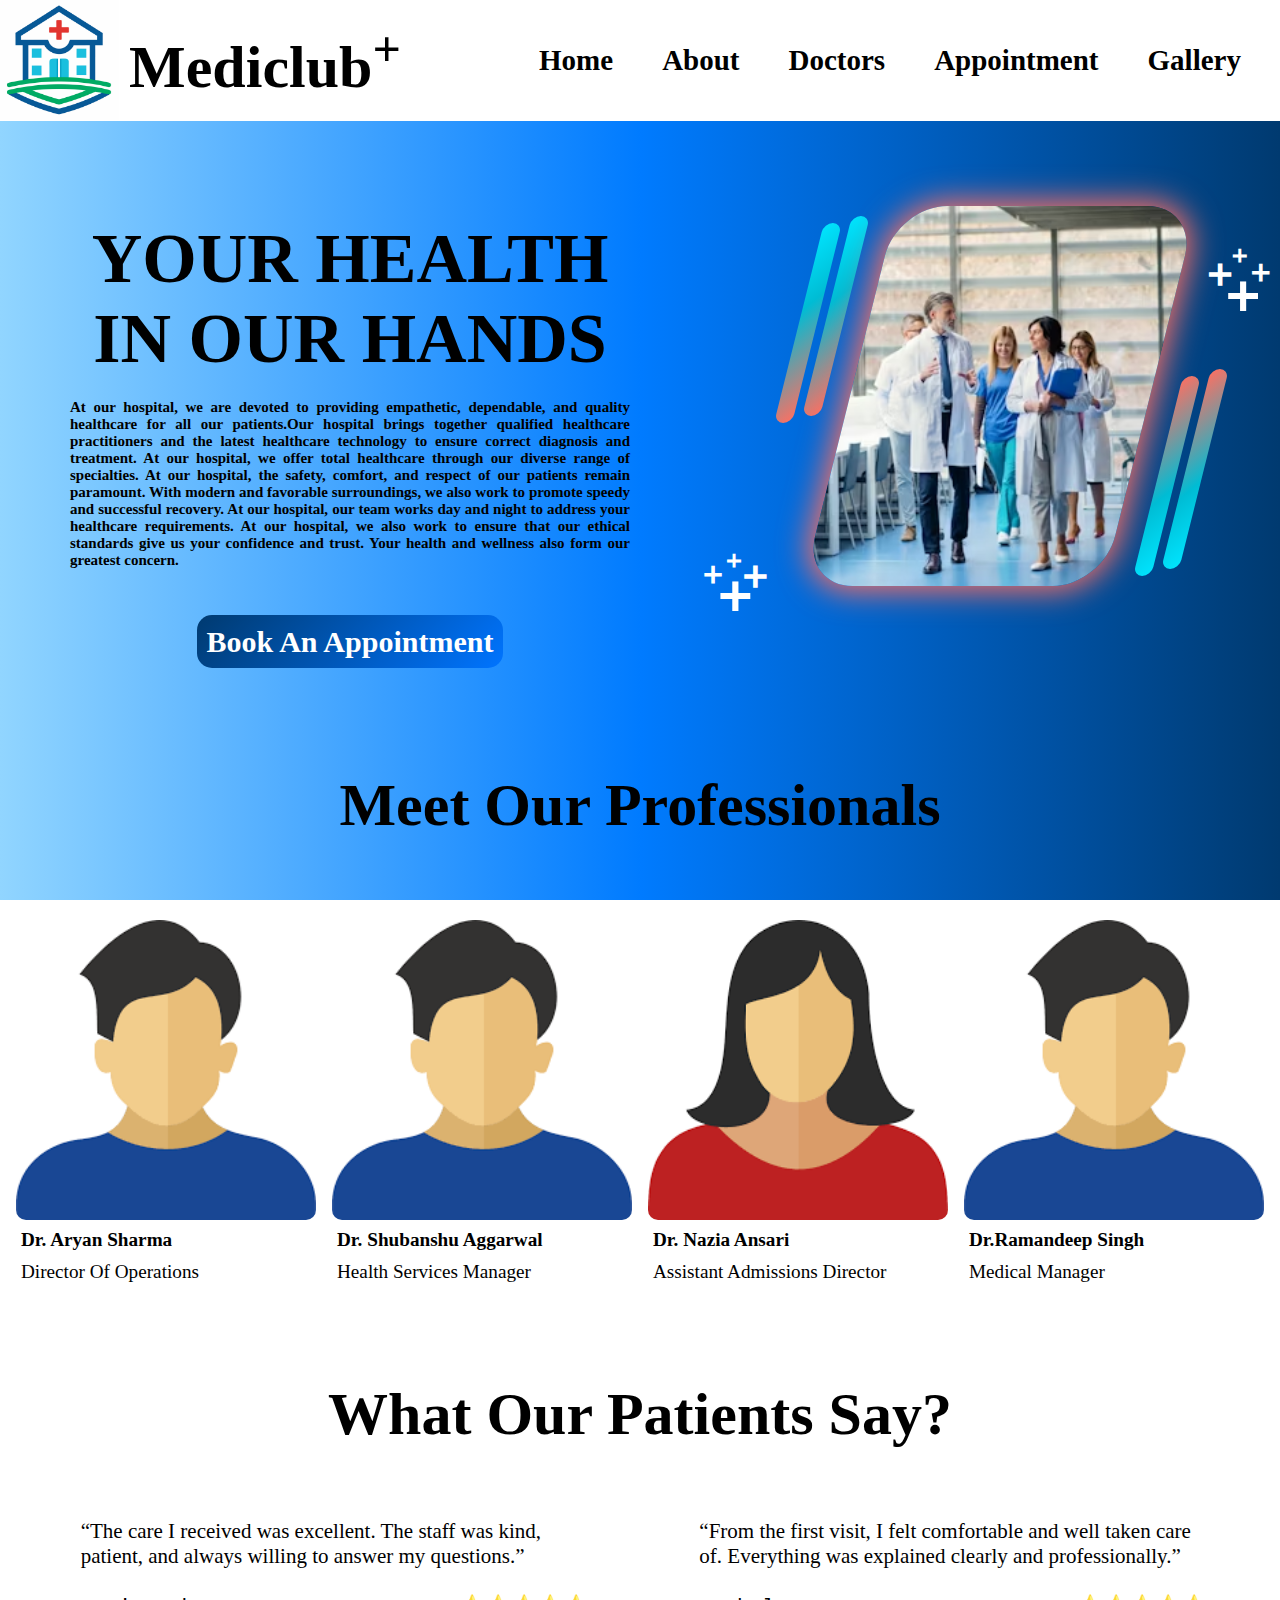
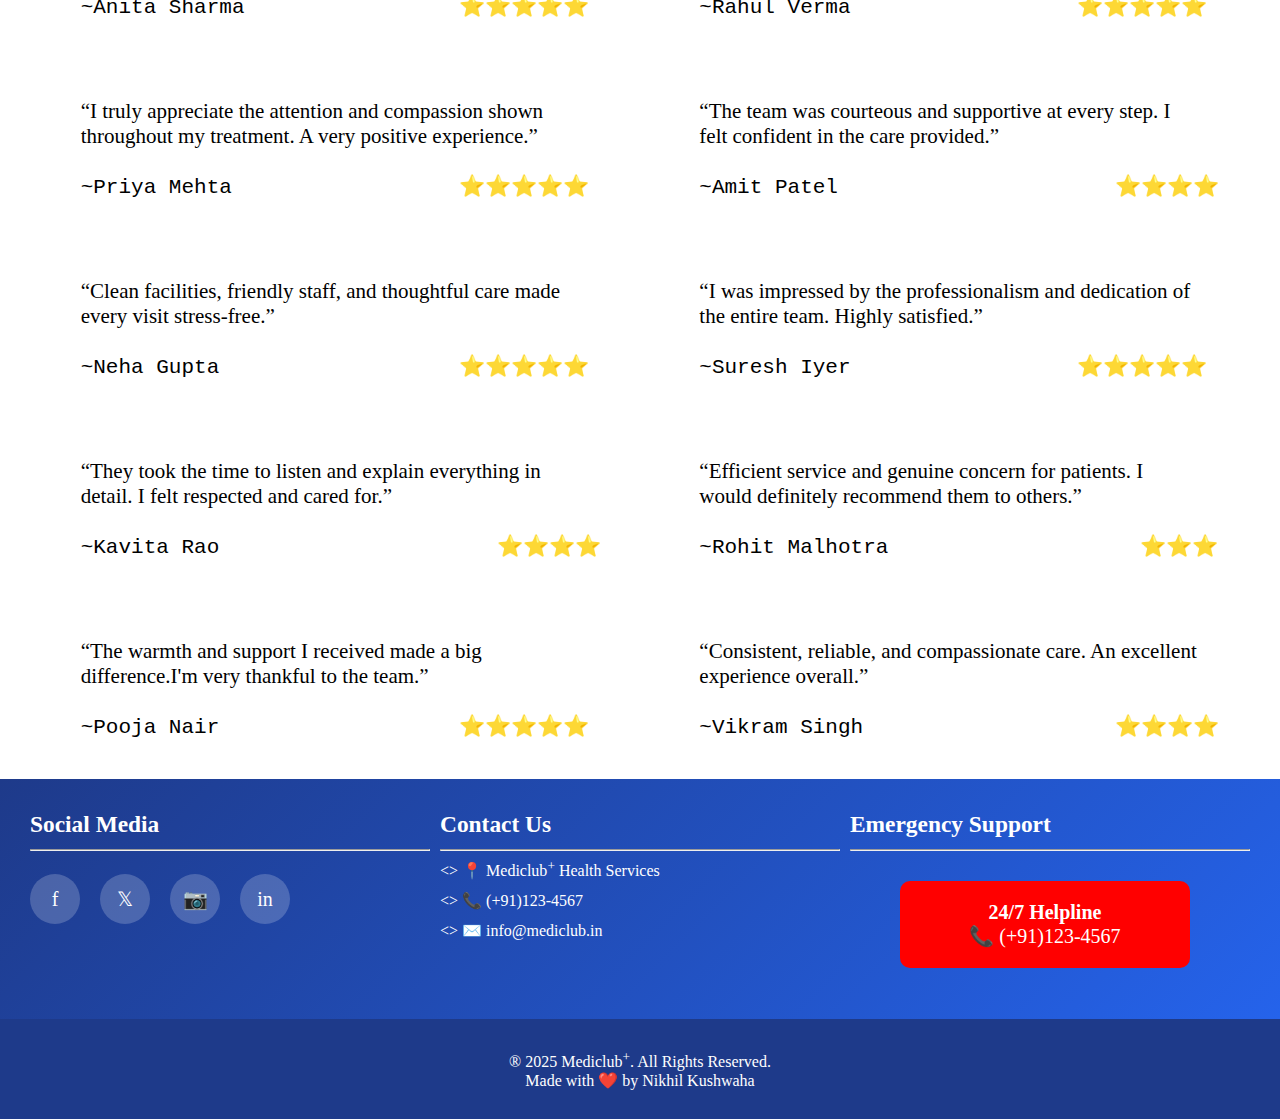
<file: index.html>
<!DOCTYPE html>
<html lang="en">

<head>
    <meta charset="UTF-8">
    <meta name="viewport" content="width=device-width, initial-scale=1.0">
    <title>Mediclub</title>
    <link rel="stylesheet" href="style.css">
    <link rel="shortcut icon" href="medicine.png" type="image/x-icon">
</head>

<body>
    <div id="main">
        <div id="navabar">
            <div id="ln">
                <div><img src="images/medical-hospital-logo-vector-icon-art_10948363.png!sw800" id="image1"></div>
                <div>Mediclub<sup>+</sup></div>
            </div>
            <div id="rn">
                <div><a href="index.html">Home</a></div>
                <div><a href="about.html">About</a></div>
                <div><a href="doctor.html">Doctors</a></div>
                <div><a href="appointment.html">Appointment</a></div>
                <div><a href="gallery.html">Gallery</a></div>
            </div>
        </div>
    </div>

    <div id="home_1">
        <div id="CONTENT">
            YOUR HEALTH IN OUR HANDS
            <div id="mini_description">At our hospital, we are devoted to providing empathetic, dependable, and quality
                healthcare for all our patients.Our hospital brings together qualified healthcare practitioners and the
                latest healthcare technology to ensure correct diagnosis and treatment. At our hospital, we offer total
                healthcare through our diverse range of specialties. At our hospital, the safety, comfort, and respect
                of our patients remain paramount. With modern and favorable surroundings, we also work to promote speedy
                and successful recovery. At our hospital, our team works day and night to address your healthcare
                requirements. At our hospital, we also work to ensure that our ethical standards give us your confidence
                and trust. Your health and wellness also form our greatest concern.</div>
            <a href="appointment.html" id="a2">Book An Appointment</a>
        </div>

        <div id="image_and_lines">
            <div id="symbol1">+</div>
            <div id="symbol2">+</div>
            <div id="symbol3">+</div>
            <div id="symbol4">+</div>
            <div id="line1"></div>
            <div id="line3"></div>
            <div id="image">
                <img src="images/homepage.avif" id="image2">
            </div>
            <div id="line2"></div>
            <div id="line4"></div>
            <div id="symbol5">+</div>
            <div id="symbol6">+</div>
            <div id="symbol7">+</div>
            <div id="symbol8">+</div>

        </div>
    </div>

    <div id="home_2">
        <h1>Meet Our Professionals</h1>
        <div id="CONTENT1">
            <div id="pimage1"><img src="images/images (1).png" id="image3">
                <p style="font-size:larger; padding:5px; font-weight:bold;">Dr. Aryan Sharma</p>
                <p style="font-size:larger; padding:5px; font-weight:400;">Director Of Operations</p>
            </div>
            <div id="pimage2"><img src="images/images (1).png" id="image3">
                <p style="font-size:larger; padding:5px; font-weight:bold;">Dr. Shubanshu Aggarwal</p>
                <p style="font-size:larger; padding:5px; font-weight:400;">Health Services Manager</p>
            </div>
            <div id="pimage3"><img src="images/images.png" id="image3" height="300px">
                <p style="font-size:larger; padding:5px; font-weight:bold;">Dr. Nazia Ansari</p>
                <p style="font-size:larger; padding:5px; font-weight:400;">Assistant Admissions Director</p>
            </div>
            <div id="pimage4"><img src="images/images (1).png" id="image3">
                <p style="font-size:larger; padding:5px; font-weight:bold;">Dr.Ramandeep Singh</p>
                <p style="font-size:larger; padding:5px; font-weight:400;">Medical Manager</p>
            </div>
        </div>
    </div>

    <div id="home_3">
        <h1 style="margin-top:10px">What Our Patients Say?</h1>
        <div id="CONTENT2">
            <div id="testimonial1">“The care I received was excellent. The staff was kind, patient, and always willing
                to answer my questions.”<br><br>
                <pre>~Anita Sharma                 ⭐⭐⭐⭐⭐</pre>
            </div>
            <div id="testimonial2">“From the first visit, I felt comfortable and well taken care of. Everything was
                explained clearly and professionally.”<br><br>
                <pre>~Rahul Verma                  ⭐⭐⭐⭐⭐</pre>
            </div>
            <div id="testimonial3">“I truly appreciate the attention and compassion shown throughout my treatment. A
                very positive experience.”<br><br>
                <pre>~Priya Mehta                  ⭐⭐⭐⭐⭐</pre>
            </div>
            <div id="testimonial4">“The team was courteous and supportive at every step. I felt confident in the care
                provided.”<br><br>
                <pre>~Amit Patel                      ⭐⭐⭐⭐</pre>
            </div>
            <div id="testimonial5">“Clean facilities, friendly staff, and thoughtful care made every visit
                stress-free.”<br><br>
                <pre>~Neha Gupta                   ⭐⭐⭐⭐⭐</pre>
            </div>
            <div id="testimonial6">“I was impressed by the professionalism and dedication of the entire team. Highly
                satisfied.”<br><br>
                <pre>~Suresh Iyer                  ⭐⭐⭐⭐⭐</pre>
            </div>
            <div id="testimonial7">“They took the time to listen and explain everything in detail. I felt respected and
                cared for.”<br><br>
                <pre>~Kavita Rao                      ⭐⭐⭐⭐</pre>
            </div>
            <div id="testimonial8">“Efficient service and genuine concern for patients. I would definitely recommend
                them to others.”<br><br>
                <pre>~Rohit Malhotra                    ⭐⭐⭐</pre>
            </div>
            <div id="testimonial9">“The warmth and support I received made a big difference.I'm very thankful to the
                team.”<br><br>
                <pre>~Pooja Nair                   ⭐⭐⭐⭐⭐</pre>
            </div>
            <div id="testimonial10">“Consistent, reliable, and compassionate care. An excellent experience
                overall.”<br><br>
                <pre>~Vikram Singh                    ⭐⭐⭐⭐</pre>
            </div>
        </div>
    </div>
    <footer>
        <div id="top_footer">
            <div id="social_media">
                <h3 style="line-height:50px;">Social Media</h3>
                <hr><br>
                <div id="social_media1">
                    <a href="#" id="Facebook">f</a>
                    <a href="#" id="Twitter">𝕏</a>
                    <a href="#" id="Instagram">📷</a>
                    <a href="#" id="LinkedIn">in</a>
                </div>
            </div>

            <div id="contact">
                <h3 style="line-height:50px;">Contact Us</h3>
                <hr>
                <div id="contact1">
                    <p>
                        <> 📍 Mediclub<sup>+</sup> Health Services
                    </p>
                    <p>
                        <> 📞 (+91)123-4567
                    </p>
                    <p>
                        <> ✉️ info@mediclub.in
                    </p>
                </div>
            </div>

            <div id="emergency">
                <h3 style="line-height:50px;">Emergency Support</h3>
                <hr>
                <div id="emergency1">
                    <h4>24/7 Helpline</h4>
                    <p>📞 (+91)123-4567</p>
                </div>
            </div>
        </div>

        <div id="bottom_footer">
            <div id="bottom_footer1">
                <p>&reg; 2025 Mediclub<sup>+</sup>. All Rights Reserved.</p>
                <p>Made with ❤️ by Nikhil Kushwaha</p>
            </div>
        </div>
    </footer>

    <script>
        if (localStorage.getItem('formSubmitted') === 'yes') {
            alert("Your appointment form has been submitted successfully!");
            localStorage.removeItem('formSubmitted');
        }
    </script>
</body>

</html>
</file>
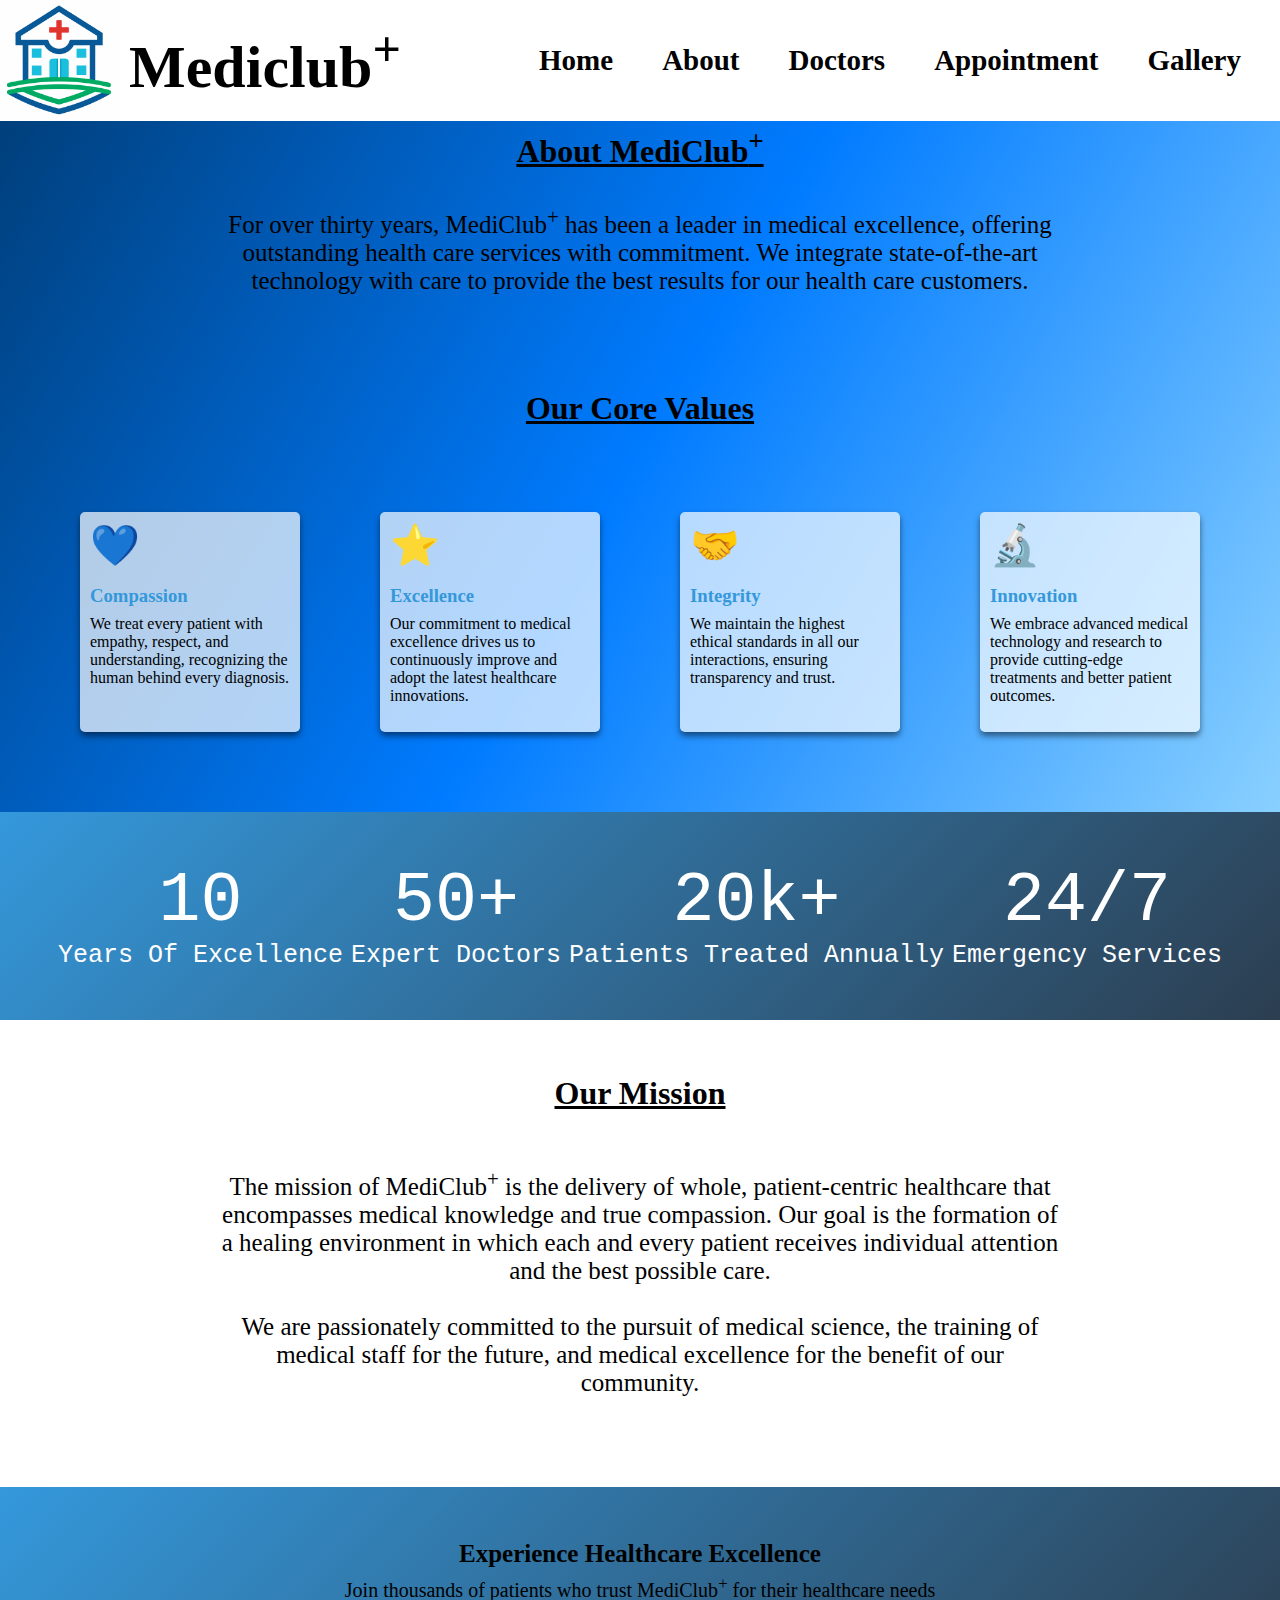
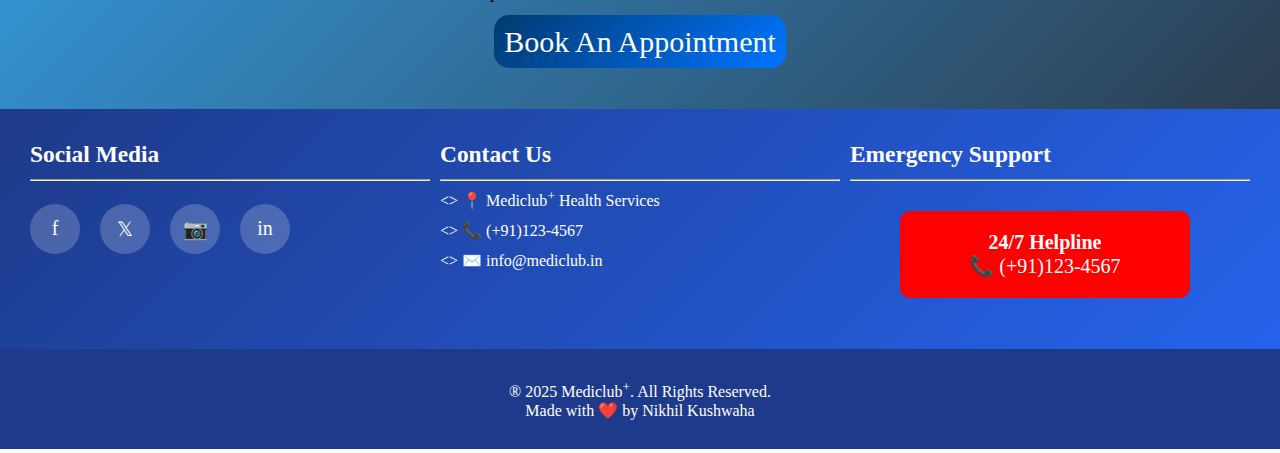
<file: about.html>
<!DOCTYPE html>
<html lang="en">

<head>
    <meta charset="UTF-8">
    <meta name="viewport" content="width=device-width, initial-scale=1.0">
    <title>Document</title>
    <link rel="stylesheet" href="about.css">
    <link rel="shortcut icon" href="medicine.png" type="image/x-icon">
</head>

<body>
    <div id="main">
        <div id="navabar">
            <div id="ln">
                <div><img src="images/medical-hospital-logo-vector-icon-art_10948363.png!sw800" id="image1"></div>
                <div>Mediclub<sup>+</sup></div>
            </div>
            <div id="rn">
                <div><a href="index.html">Home</a></div>
                <div><a href="about.html">About</a></div>
                <div><a href="doctor.html">Doctors</a></div>
                <div><a href="appointment.html">Appointment</a></div>
                <div><a href="gallery.html">Gallery</a></div>
            </div>
        </div>
    </div>

    <div id="content">
        <div id="section-1">
            <h1 id="sectionH1">About MediClub<sup>+</sup></h1>
            <p id="h1">
                For over thirty years, MediClub<sup>+</sup> has been a leader in medical excellence, offering
                outstanding health care services with commitment. We integrate state-of-the-art technology with care to
                provide the best results for our health care customers.
            </p>
        </div>

        <div id="section-2">
            <h1 id="sectionH2">Our Core Values</h1>
            <div id="value">
                <div id="Value1">
                    <div id="Value1_icon">💙</div>
                    <h3 id="ValueH3">Compassion</h3>
                    <p id="h3">
                        We treat every patient with empathy, respect, and understanding, recognizing the human
                        behind every diagnosis.
                    </p>
                </div>
                <div id="Value2">
                    <div id="Value2_icon">⭐</div>
                    <h3 id="ValueH3">Excellence</h3>
                    <p id="h3">
                        Our commitment to medical excellence drives us to continuously improve and adopt the latest
                        healthcare innovations.
                    </p>
                </div>
                <div id="Value3">
                    <div id="Value3_icon">🤝</div>
                    <h3 id="ValueH3">Integrity</h3>
                    <p id="h3">
                        We maintain the highest ethical standards in all our interactions, ensuring transparency and
                        trust.
                    </p>
                </div>
                <div id="Value4">
                    <div id="Value4_icon">🔬</div>
                    <h3 id="ValueH3">Innovation</h3>
                    <p id="h3">
                        We embrace advanced medical technology and research to provide cutting-edge treatments and
                        better patient outcomes.
                    </p>
                </div>
            </div>
        </div>

        <div id="section-3">
            <div id="c1">
                <pre id="pre1">10</pre>
                <pre>Years Of Excellence</pre>
            </div>
            <div id="c2">
                <pre id="pre2">50+</pre>
                <pre>Expert Doctors</pre>
            </div>
            <div id="c3">
                <pre id="pre3">20k+</pre>
                <pre>Patients Treated Annually</pre>
            </div>
            <div id="c4">
                <pre id="pre4">24/7</pre>
                <pre>Emergency Services</pre>
            </div>
        </div>

        <div id="section-4">
            <h1 id="sectionH4">Our Mission</h1>
            <p id="h4">
                The mission of MediClub<sup>+</sup> is the delivery of whole, patient-centric healthcare that encompasses medical knowledge and true compassion. Our goal is the formation of a healing environment in which each and every patient receives individual attention and the best possible care.<br><br>
                We are passionately committed to the pursuit of medical science, the
                training of medical staff for the future, and medical excellence for the benefit of our community.
            </p>
        </div>

        <div id="section-5">
            <h2>Experience Healthcare Excellence</h2>
            <p id="sectionH5">Join thousands of patients who trust MediClub<sup>+</sup> for their healthcare needs</p>
            <a href="appointment.html" id="a1">Book An Appointment</a>
        </div>

    </div>

    <footer>
        <div id="top_footer">
            <div id="social_media">
                <h3 style="line-height:50px;">Social Media</h3>
                <hr><br>
                <div id="social_media1">
                    <a href="#" id="Facebook">f</a>
                    <a href="#" id="Twitter">𝕏</a>
                    <a href="#" id="Instagram">📷</a>
                    <a href="#" id="LinkedIn">in</a>
                </div>
            </div>

            <div id="contact">
                <h3 style="line-height:50px;">Contact Us</h3>
                <hr>
                <div id="contact1">
                    <p>
                        <> 📍 Mediclub<sup>+</sup> Health Services
                    </p>
                    <p>
                        <> 📞 (+91)123-4567
                    </p>
                    <p>
                        <> ✉️ info@mediclub.in
                    </p>
                </div>
            </div>

            <div id="emergency">
                <h3 style="line-height:50px;">Emergency Support</h3>
                <hr>
                <div id="emergency1">
                    <h4>24/7 Helpline</h4>
                    <p>📞 (+91)123-4567</p>
                </div>
            </div>
        </div>


        <div id="bottom_footer">
            <div id="bottom_footer1">
                <p>&reg; 2025 Mediclub<sup>+</sup>. All Rights Reserved.</p>
                <p>Made with ❤️ by Nikhil Kushwaha</p>
            </div>
        </div>
    </footer>
</body>

</html>
</file>
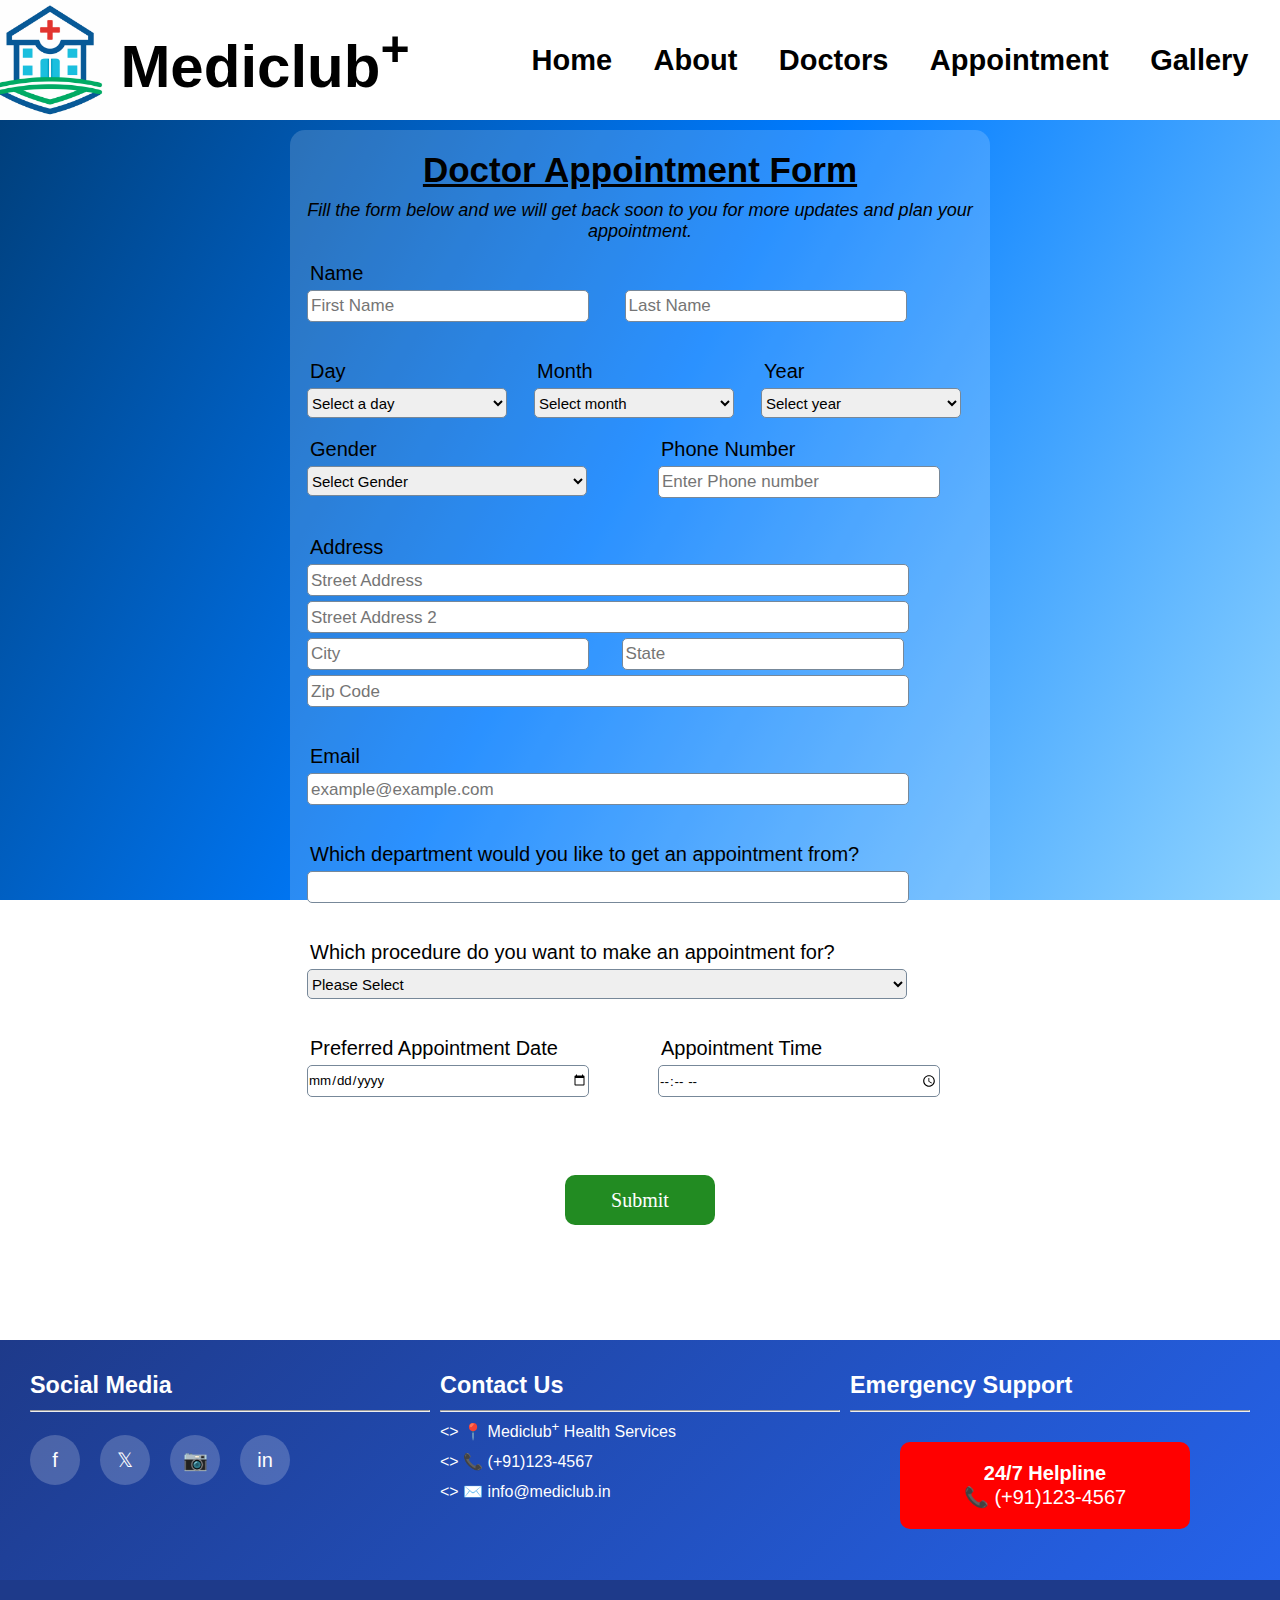
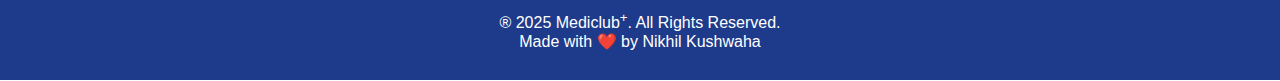
<file: appointment.html>
<!DOCTYPE html>
<html lang="en">

<head>
    <meta charset="UTF-8">
    <meta name="viewport" content="width=device-width, initial-scale=1.0">
    <title>Document</title>
    <link rel="stylesheet" href="appointment.css">
    <link rel="shortcut icon" href="medicine.png" type="image/x-icon">
</head>

<body>
    <div id="main">
        <div id="navabar">
            <div id="ln">
                <div><img src="images/medical-hospital-logo-vector-icon-art_10948363.png!sw800" id="image1"></div>
                <div>Mediclub<sup>+</sup></div>
            </div>
            <div id="rn">
                <div><a href="index.html">Home</a></div>
                <div><a href="about.html">About</a></div>
                <div><a href="doctor.html">Doctors</a></div>
                <div><a href="appointment.html">Appointment</a></div>
                <div><a href="gallery.html">Gallery</a></div>
            </div>
        </div>
    </div>
    <form action="index.html" onsubmit="localStorage.setItem('formSubmitted','yes')">
        <div id="main1">
            <div id="main2">
                <div id="header">
                    <h1>Doctor Appointment Form</h1>
                    <p id="p1">Fill the form below and we will get back soon to you for more updates and plan your
                        appointment.
                    </p>
                </div>

                <div id="content">
                    <div id="name">
                        <label>Name</label><br>
                        <input type="text" placeholder="First Name" id="First_Name">
                        <input type="text" placeholder="Last Name" id="Last_Name">
                    </div><br>

                    <div id="Day">
                        <div id="dob">
                            <label>Day</label><br>
                            <select id="day">
                                <option>Select a day</option>
                                <option value="1">1</option>
                                <option value="2">2</option>
                                <option value="3">3</option>
                                <option value="4">4</option>
                                <option value="5">5</option>
                                <option value="6">6</option>
                                <option value="7">7</option>
                                <option value="8">8</option>
                                <option value="9">9</option>
                                <option value="10">10</option>
                                <option value="11">11</option>
                                <option value="12">12</option>
                                <option value="13">13</option>
                                <option value="14">14</option>
                                <option value="15">15</option>
                                <option value="16">16</option>
                                <option value="17">17</option>
                                <option value="18">18</option>
                                <option value="19">19</option>
                                <option value="20">20</option>
                                <option value="21">21</option>
                                <option value="22">22</option>
                                <option value="23">23</option>
                                <option value="24">24</option>
                                <option value="25">25</option>
                                <option value="26">26</option>
                                <option value="27">27</option>
                                <option value="28">28</option>
                                <option value="29">29</option>
                                <option value="30">30</option>
                                <option value="31">31</option>
                            </select><br>
                        </div>

                        <div id="Month"><label>Month</label><br>
                            <select id="month">
                                <option value="">Select month</option>
                                <option value="january">January</option>
                                <option value="february">February</option>
                                <option value="march">March</option>
                                <option value="april">April</option>
                                <option value="may">May</option>
                                <option value="june">June</option>
                                <option value="july">July</option>
                                <option value="august">August</option>
                                <option value="september">September</option>
                                <option value="october">October</option>
                                <option value="november">November</option>
                                <option value="december">December</option>
                            </select><br>
                        </div>

                        <div id="Year">
                            <label>Year</label><br>
                            <select id="year">
                                <option value="">Select year</option>
                                <option value="2025">2025</option>
                                <option value="2024">2024</option>
                                <option value="2023">2023</option>
                                <option value="2022">2022</option>
                                <option value="2021">2021</option>
                                <option value="2020">2020</option>
                                <option value="2019">2019</option>
                                <option value="2018">2018</option>
                                <option value="2017">2017</option>
                                <option value="2016">2016</option>
                                <option value="2015">2015</option>
                                <option value="2014">2014</option>
                                <option value="2013">2013</option>
                                <option value="2012">2012</option>
                                <option value="2011">2011</option>
                                <option value="2010">2010</option>
                                <option value="2009">2009</option>
                                <option value="2008">2008</option>
                                <option value="2007">2007</option>
                                <option value="2006">2006</option>
                                <option value="2005">2005</option>
                                <option value="2004">2004</option>
                                <option value="2003">2003</option>
                                <option value="2002">2002</option>
                                <option value="2001">2001</option>
                                <option value="2000">2000</option>
                                <option value="1999">1999</option>
                                <option value="1998">1998</option>
                                <option value="1997">1997</option>
                                <option value="1996">1996</option>
                                <option value="1995">1995</option>
                                <option value="1994">1994</option>
                                <option value="1993">1993</option>
                                <option value="1992">1992</option>
                                <option value="1991">1991</option>
                                <option value="1990">1990</option>
                                <option value="1989">1989</option>
                                <option value="1988">1988</option>
                                <option value="1987">1987</option>
                                <option value="1986">1986</option>
                                <option value="1985">1985</option>
                                <option value="1984">1984</option>
                                <option value="1983">1983</option>
                                <option value="1982">1982</option>
                                <option value="1981">1981</option>
                                <option value="1980">1980</option>
                                <option value="1979">1979</option>
                                <option value="1978">1978</option>
                                <option value="1977">1977</option>
                                <option value="1976">1976</option>
                                <option value="1975">1975</option>
                                <option value="1974">1974</option>
                                <option value="1973">1973</option>
                                <option value="1972">1972</option>
                                <option value="1971">1971</option>
                                <option value="1970">1970</option>
                                <option value="1969">1969</option>
                                <option value="1968">1968</option>
                                <option value="1967">1967</option>
                                <option value="1966">1966</option>
                                <option value="1965">1965</option>
                                <option value="1964">1964</option>
                                <option value="1963">1963</option>
                                <option value="1962">1962</option>
                                <option value="1961">1961</option>
                                <option value="1960">1960</option>
                                <option value="1959">1959</option>
                                <option value="1958">1958</option>
                                <option value="1957">1957</option>
                                <option value="1956">1956</option>
                                <option value="1955">1955</option>
                                <option value="1954">1954</option>
                                <option value="1953">1953</option>
                                <option value="1952">1952</option>
                                <option value="1951">1951</option>
                                <option value="1950">1950</option>
                                <option value="1949">1949</option>
                                <option value="1948">1948</option>
                                <option value="1947">1947</option>
                                <option value="1946">1946</option>
                                <option value="1945">1945</option>
                                <option value="1944">1944</option>
                                <option value="1943">1943</option>
                                <option value="1942">1942</option>
                                <option value="1941">1941</option>
                                <option value="1940">1940</option>
                            </select>
                        </div>
                    </div>

                    <div id="Gender_and_ph">
                        <div id="Gender">
                            <label>Gender</label><br>
                            <select id="gender">
                                <option value="">Select Gender</option>
                                <option value="male">Male</option>
                                <option value="female">Female</option>
                                <option value="Other">Other</option>
                            </select>
                        </div><br>

                        <div id="Ph">
                            <label>Phone Number</label><br>
                            <input type="text" id="ph" placeholder="Enter Phone number">
                        </div>
                    </div><br>
                    <div id="Address">
                        <div id="address">
                            <label>Address</label><br>
                            <input type="text" placeholder="Street Address" id="street_address">
                            <input type="text" placeholder="Street Address 2" id="street_address_2">
                            <input type="text" placeholder="City" id="city">
                            <input type="text" placeholder="State" id="state">
                            <input type="text" placeholder="Zip Code" id="code">
                        </div>
                    </div><br>
                    <div id="Email">
                        <div id="email">
                            <label>Email</label><br>
                            <input text="text" placeholder="example@example.com" id="email_input">
                        </div>
                    </div><br>
                    <div id="Text_1">
                        <div id="text_1">
                            <label>Which department would you like to get an appointment from?</label><br>
                            <input type="text" id="text1">
                        </div>
                    </div><br>
                    <div id="Text_2">
                        <div id="text2">
                            <label>Which procedure do you want to make an appointment for?</label><br>
                            <select id="text_2">
                                <option value="">Please Select</option>
                                <option value="Medical Examination">Medical Examination</option>
                                <option value="Doctor Check">Doctor Check</option>
                                <option value="Result Analysis">Result Analysis</option>
                                <option value="Check-Up">Check-Up</option>
                            </select>
                        </div>
                    </div><br>
                    <div id="APD">
                        <div id="apd">
                            <label>Preferred Appointment Date</label><br>
                            <input type="date" id="dob1">
                        </div><br>
                        <div id="Tapd">
                            <label>Appointment Time</label><br>
                            <input type="time" id="tapd">
                        </div>
                    </div><br>
                </div>
                <div id="footer">
                    <button>Submit</button>
                </div>
            </div>

        </div>

    </form>
    <footer>
        <div id="top_footer">
            <div id="social_media">
                <h3 style="line-height:50px;">Social Media</h3>
                <hr><br>
                <div id="social_media1">
                    <a href="#" id="Facebook">f</a>
                    <a href="#" id="Twitter">𝕏</a>
                    <a href="#" id="Instagram">📷</a>
                    <a href="#" id="LinkedIn">in</a>
                </div>
            </div>

            <div id="contact">
                <h3 style="line-height:50px;">Contact Us</h3>
                <hr>
                <div id="contact1">
                    <p>
                        <> 📍 Mediclub<sup>+</sup> Health Services
                    </p>
                    <p>
                        <> 📞 (+91)123-4567
                    </p>
                    <p>
                        <> ✉️ info@mediclub.in
                    </p>
                </div>
            </div>

            <div id="emergency">
                <h3 style="line-height:50px;">Emergency Support</h3>
                <hr>
                <div id="emergency1">
                    <h4>24/7 Helpline</h4>
                    <p>📞 (+91)123-4567</p>
                </div>
            </div>
        </div>


        <div id="bottom_footer">
            <div id="bottom_footer1">
                <p>&reg; 2025 Mediclub<sup>+</sup>. All Rights Reserved.</p>
                <p>Made with ❤️ by Nikhil Kushwaha</p>
            </div>
        </div>
    </footer>

</body>

</html>
</file>
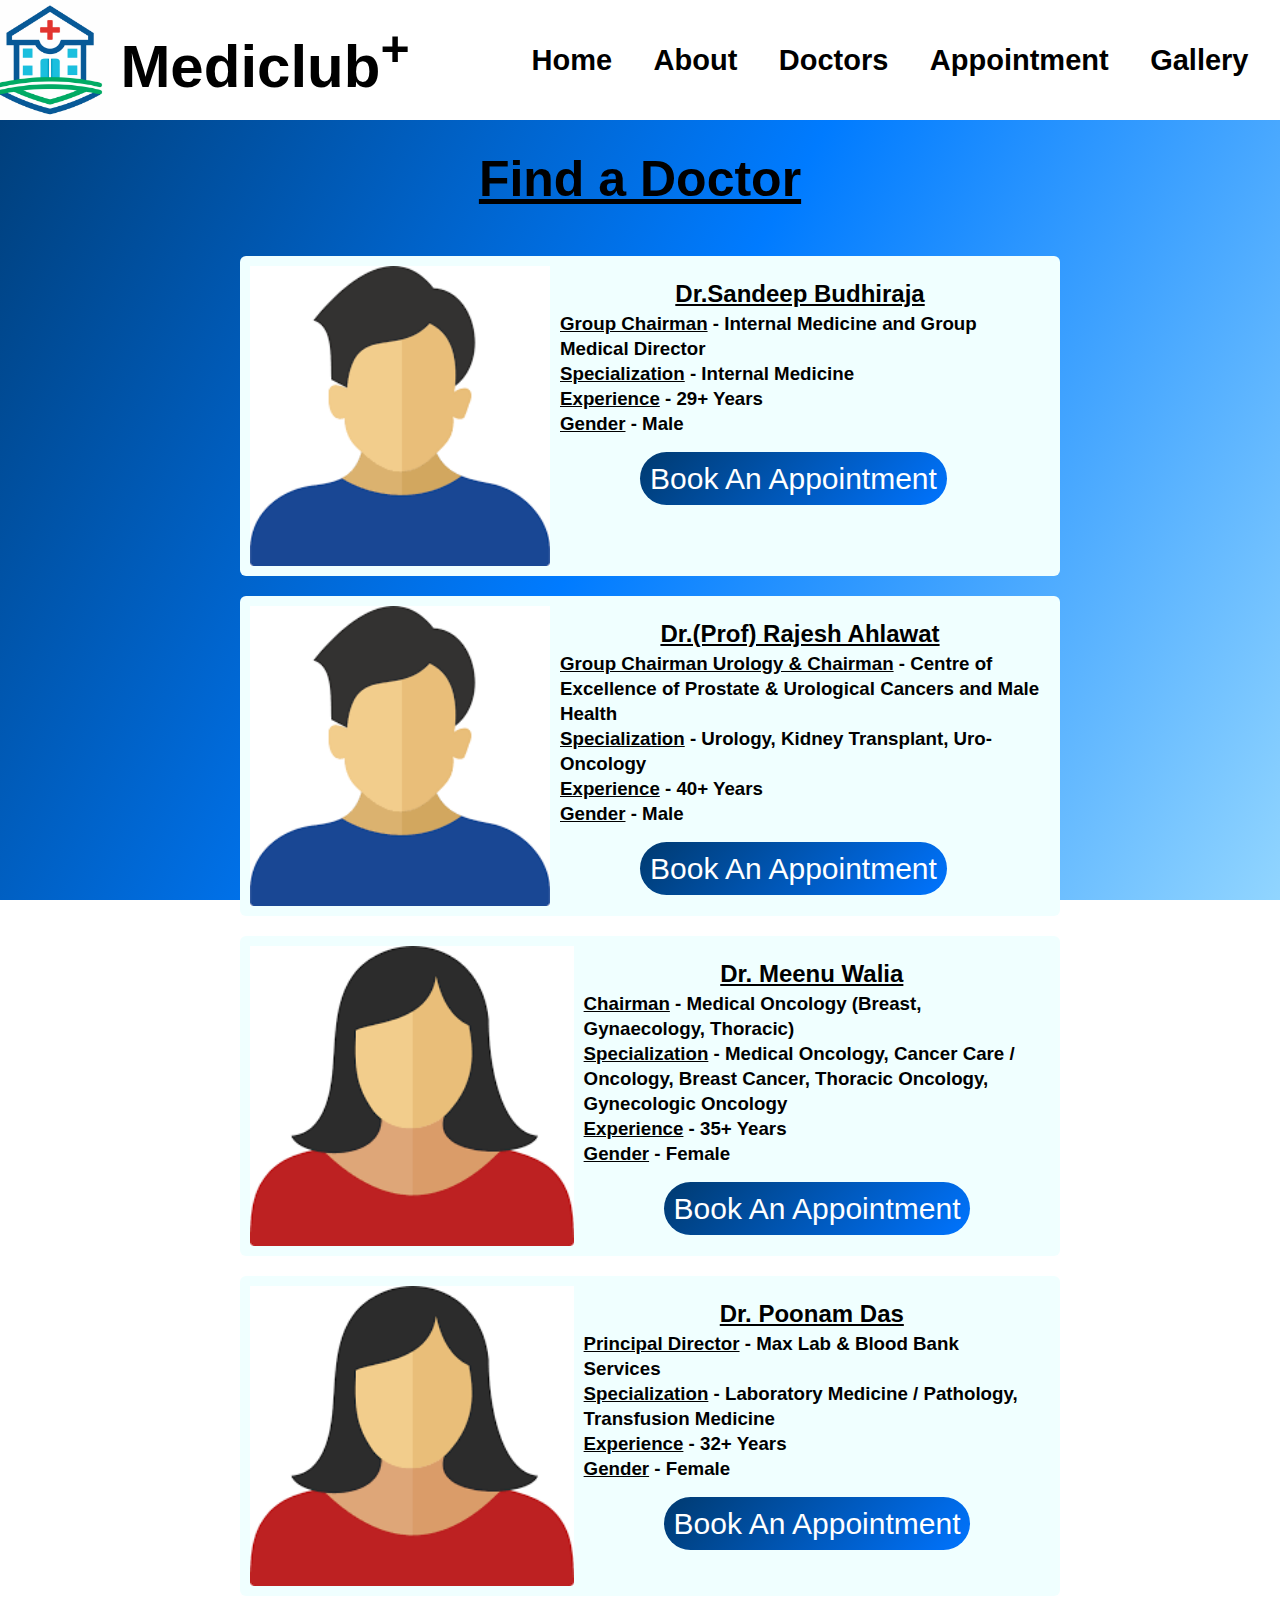
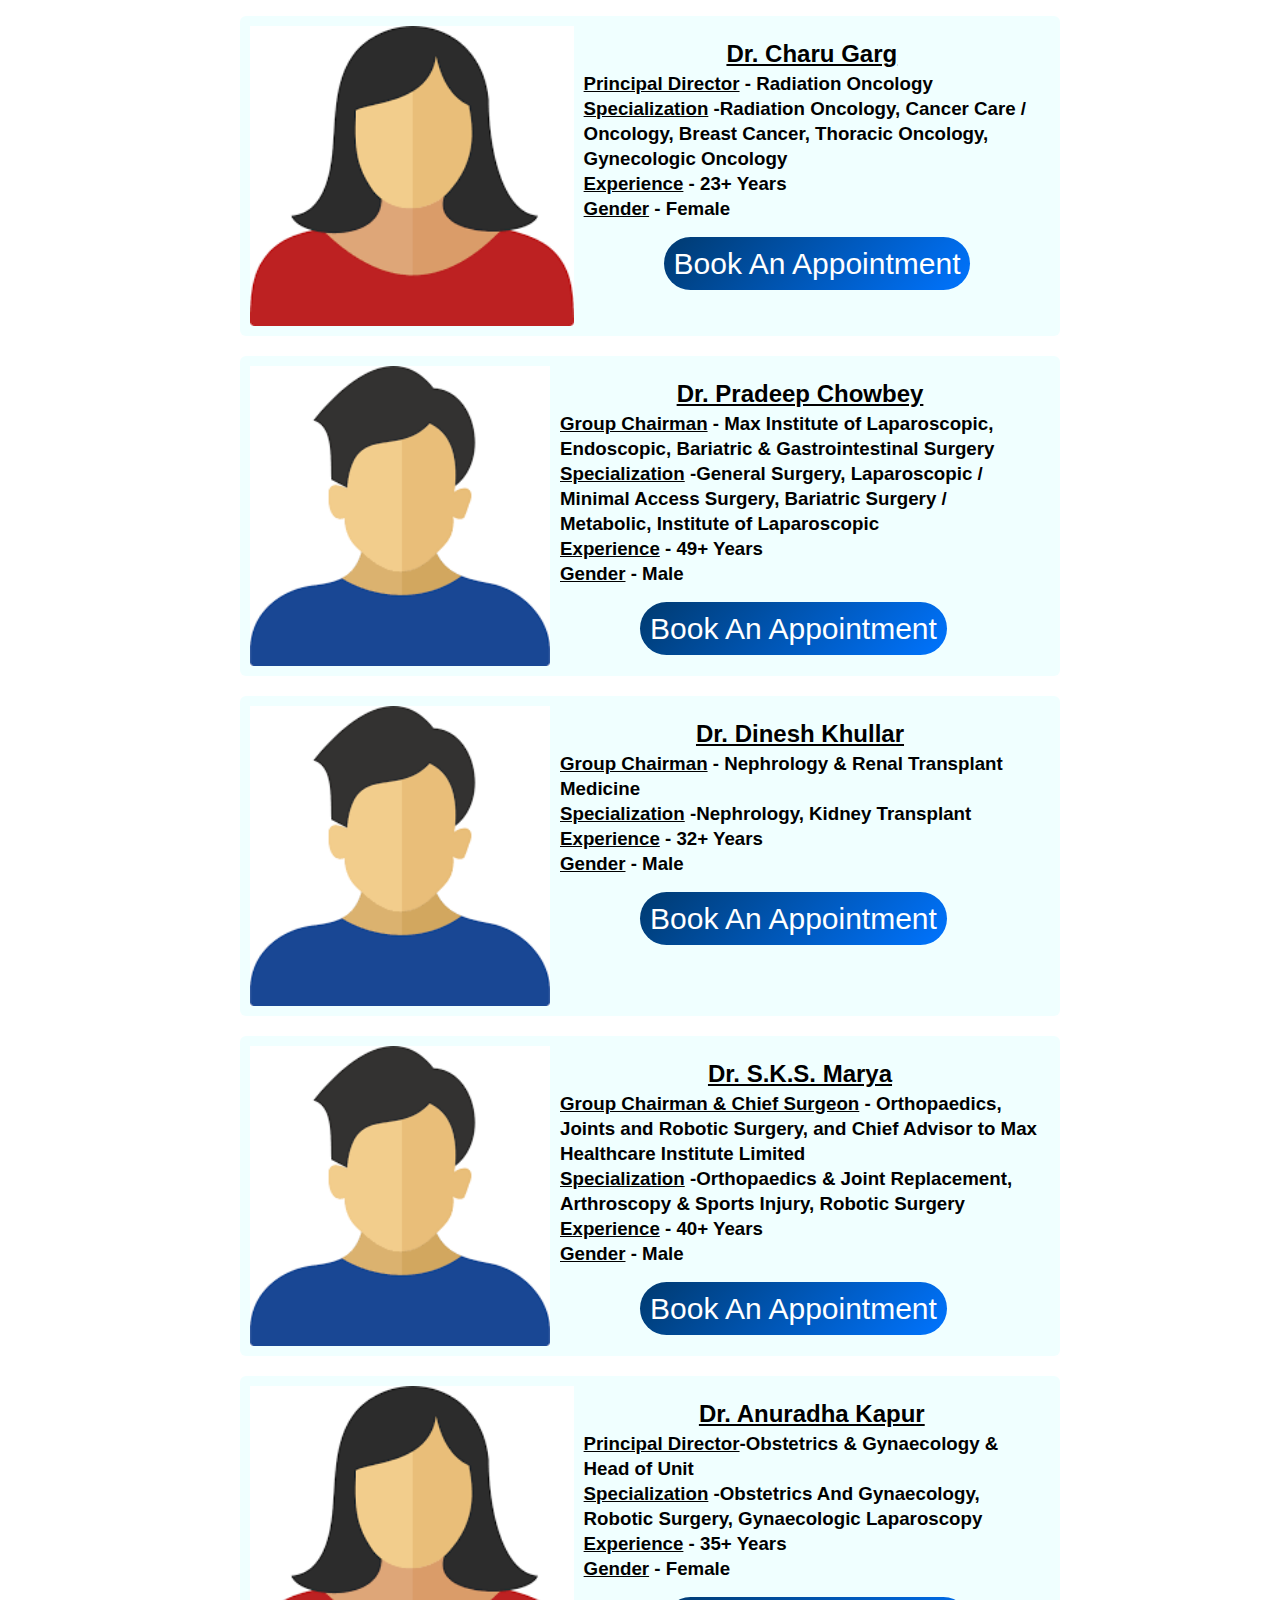
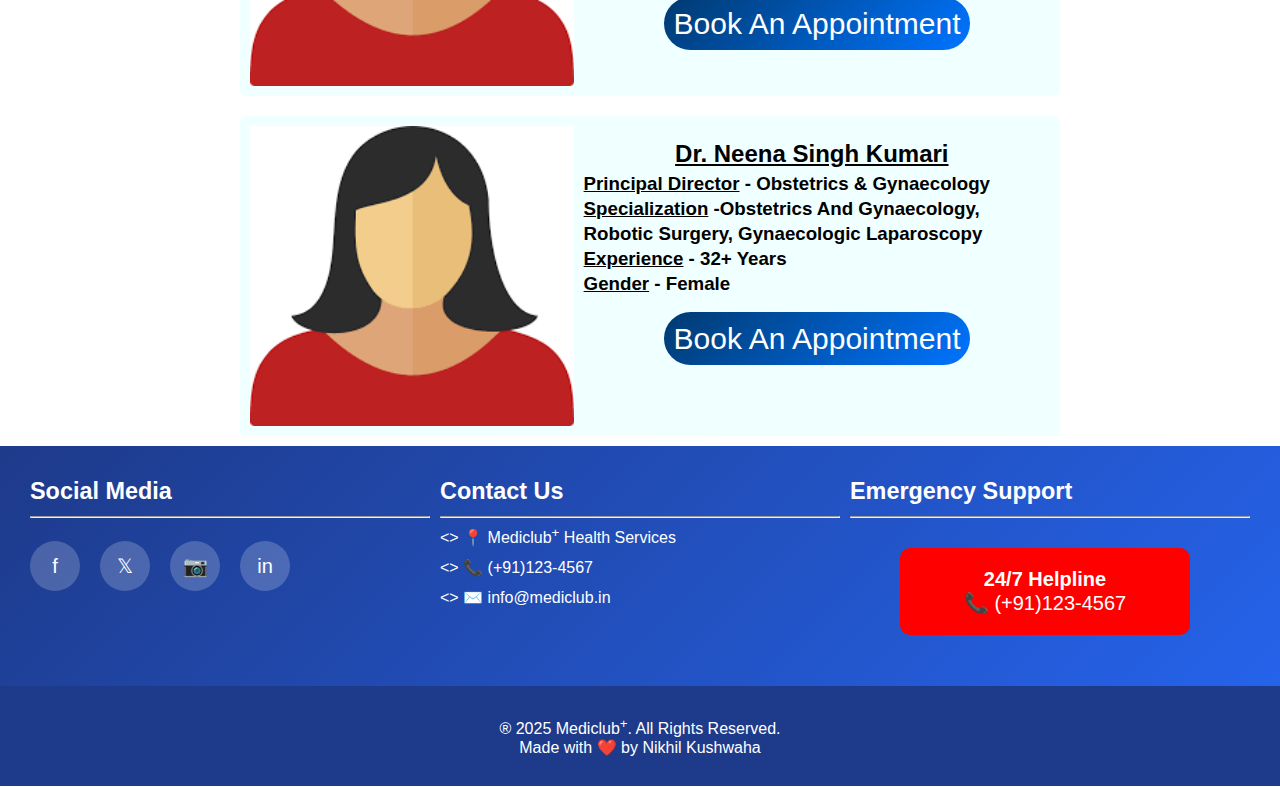
<file: doctor.html>
<!DOCTYPE html>
<html lang="en">

<head>
    <meta charset="UTF-8">
    <meta name="viewport" content="width=device-width, initial-scale=1.0">
    <title>Document</title>
    <link rel="stylesheet" href="doctor.css">
</head>

<body>
    <div id="main">
        <div id="navabar">
            <div id="ln">
                <div><img src="images/medical-hospital-logo-vector-icon-art_10948363.png!sw800" id="image1"></div>
                <div>Mediclub<sup>+</sup></div>
            </div>
            <div id="rn">
                <div><a href="index.html">Home</a></div>
                <div><a href="about.html">About</a></div>
                <div><a href="doctor.html">Doctors</a></div>
                <div><a href="appointment.html">Appointment</a></div>
                <div><a href="gallery.html">Gallery</a></div>
            </div>
        </div>
    </div>
    <div id="main1">
        <h1>Find a Doctor</h1><br>

        <div id="d1">
            <div id="i1">
                <img src="images/images (1).png">
            </div>
            <div id="D1">
                <h2>Dr.Sandeep Budhiraja</h2>
                <ul>
                    <li>
                        <h3><u>Group Chairman</u> - Internal Medicine and Group Medical Director</h3>
                    </li>
                    <li>
                        <h3><u>Specialization</u> - Internal Medicine</h3>
                    </li>
                    <li>
                        <h3><u>Experience</u> - 29+ Years</h3>
                    </li>
                    <li>
                        <h3><u>Gender</u> - Male</h3>
                    </li>
                </ul>
                <div id="anchor">
                    <a href="appointment.html" id="a1">Book An Appointment</a>
                </div>

            </div>
        </div>
        <div id="d2">
            <div id="i2">
                <img src="images/images (1).png">
            </div>
            <div id="D2">
                <h2>Dr.(Prof) Rajesh Ahlawat</h2>
                <ul>
                    <li>
                        <h3><u>Group Chairman Urology & Chairman</u> - Centre of Excellence of Prostate & Urological Cancers
                            and Male Health</h3>
                    </li>
                    <li>
                        <h3><u>Specialization</u> - Urology, Kidney Transplant, Uro-Oncology</h3>
                    </li>
                    <li>
                        <h3><u>Experience</u> - 40+ Years</h3>
                    </li>
                    <li>
                        <h3><u>Gender</u> - Male</h3>
                    </li>
                </ul>
                <div id="anchor">
                    <a href="appointment.html" id="a1">Book An Appointment</a>
                </div>
            </div>
        </div>
        <div id="d3">
            <div id="i3">
                <img src="images/images.png">
            </div>
            <div id="D3">
                <h2>Dr. Meenu Walia</h2>
                <ul>
                    <li>
                        <h3><u>Chairman</u> - Medical Oncology (Breast, Gynaecology, Thoracic)</h3>
                    </li>
                    <li>
                        <h3><u>Specialization</u> - Medical Oncology, Cancer Care / Oncology, Breast Cancer, Thoracic
                            Oncology,
                            Gynecologic Oncology</h3>
                    </li>
                    <li>
                        <h3><u>Experience</u> - 35+ Years</h3>
                    </li>
                    <li>
                        <h3><u>Gender</u> - Female</h3>
                    </li>
                </ul>
                <div id="anchor">
                    <a href="appointment.html" id="a1">Book An Appointment</a>
                </div>
            </div>
        </div>
        <div id="d4">
            <div id="i4">
                <img src="images/images.png">
            </div>
            <div id="D4">
                <h2>Dr. Poonam Das</h2>
                <ul>
                    <li>
                        <h3><u>Principal Director</u> - Max Lab & Blood Bank Services</h3>
                    </li>
                    <li>
                        <h3><u>Specialization</u> - Laboratory Medicine / Pathology, Transfusion Medicine</h3>
                    </li>
                    <li>
                        <h3><u>Experience</u> - 32+ Years</h3>
                    </li>
                    <li>
                        <h3><u>Gender</u> - Female</h3>
                    </li>
                </ul>
                <div id="anchor">
                    <a href="appointment.html" id="a1">Book An Appointment</a>
                </div>
            </div>
        </div>
        <div id="d5">
            <div id="i5">
                <img src="images/images.png">
            </div>
            <div id="D5">
                <h2>Dr. Charu Garg</h2>
                <ul>
                    <li>
                        <h3><u>Principal Director</u> - Radiation Oncology</h3>
                    </li>
                    <li>
                        <h3><u>Specialization</u> -Radiation Oncology, Cancer Care / Oncology, Breast Cancer, Thoracic
                            Oncology, Gynecologic Oncology</h3>
                    </li>
                    <li>
                        <h3><u>Experience</u> - 23+ Years</h3>
                    </li>
                    <li>
                        <h3><u>Gender</u> - Female</h3>
                    </li>
                </ul>
                <div id="anchor">
                    <a href="appointment.html" id="a1">Book An Appointment</a>
                </div>
            </div>
        </div>
        <div id="d6">
            <div id="i6">
                <img src="images/images (1).png">
            </div>
            <div id="D6">
                <h2>Dr. Pradeep Chowbey</h2>
                <ul>
                    <li>
                        <h3><u>Group Chairman</u> - Max Institute of Laparoscopic, Endoscopic, Bariatric & Gastrointestinal
                            Surgery</h3>
                    </li>
                    <li>
                        <h3><u>Specialization</u> -General Surgery, Laparoscopic / Minimal Access Surgery, Bariatric
                            Surgery / Metabolic, Institute of Laparoscopic</h3>
                    </li>
                    <li>
                        <h3><u>Experience</u> - 49+ Years</h3>
                    </li>
                    <li>
                        <h3><u>Gender</u> - Male</h3>
                    </li>
                </ul>
                <div id="anchor">
                    <a href="appointment.html" id="a1">Book An Appointment</a>
                </div>
            </div>
        </div>
        <div id="d7">
            <div id="i7">
                <img src="images/images (1).png">
            </div>
            <div id="D7">
                <h2>Dr. Dinesh Khullar</h2>
                <ul>
                    <li>
                        <h3><u>Group Chairman</u> - Nephrology & Renal Transplant Medicine</h3>
                    </li>
                    <li>
                        <h3><u>Specialization</u> -Nephrology, Kidney Transplant</h3>
                    </li>
                    <li>
                        <h3><u>Experience</u> - 32+ Years</h3>
                    </li>
                    <li>
                        <h3><u>Gender</u> - Male</h3>
                    </li>
                </ul>
                <div id="anchor">
                    <a href="appointment.html" id="a1">Book An Appointment</a>
                </div>
            </div>
        </div>
        <div id="d8">
            <div id="i8">
                <img src="images/images (1).png">
            </div>
            <div id="D8">
                <h2>Dr. S.K.S. Marya</h2>
                <ul>
                    <li>
                        <h3><u>Group Chairman & Chief Surgeon</u> - Orthopaedics, Joints and Robotic Surgery, and Chief Advisor
                            to Max Healthcare Institute Limited</h3>
                    </li>
                    <li>
                        <h3><u>Specialization</u> -Orthopaedics & Joint Replacement, Arthroscopy & Sports Injury,
                            Robotic Surgery</h3>
                    </li>
                    <li>
                        <h3><u>Experience</u> - 40+ Years</h3>
                    </li>
                    <li>
                        <h3><u>Gender</u> - Male</h3>
                    </li>
                </ul>
                <div id="anchor">
                    <a href="appointment.html" id="a1">Book An Appointment</a>
                </div>
            </div>
        </div>
        <div id="d9">
            <div id="i9">
                <img src="images/images.png">
            </div>
            <div id="D9">
                <h2>Dr. Anuradha Kapur</h2>
                <ul>
                    <li>
                        <h3><u>Principal Director</u>-Obstetrics & Gynaecology & Head of Unit</h3>
                    </li>
                    <li>
                        <h3><u>Specialization</u> -Obstetrics And Gynaecology, Robotic Surgery, Gynaecologic Laparoscopy
                        </h3>
                    </li>
                    <li>
                        <h3><u>Experience</u> - 35+ Years</h3>
                    </li>
                    <li>
                        <h3><u>Gender</u> - Female</h3>
                    </li>
                </ul>
                <div id="anchor">
                    <a href="appointment.html" id="a1">Book An Appointment</a>
                </div>
            </div>
        </div>
        <div id="d10">
            <div id="i9">
                <img src="images/images.png">
            </div>
            <div id="D9">
                <h2>Dr. Neena Singh Kumari
                </h2>
                <ul>
                    <li>
                        <h3><u>Principal Director</u> - Obstetrics & Gynaecology</h3>
                    </li>
                    <li>
                        <h3><u>Specialization</u> -Obstetrics And Gynaecology, Robotic Surgery, Gynaecologic Laparoscopy
                        </h3>
                    </li>
                    <li>
                        <h3><u>Experience</u> - 32+ Years</h3>
                    </li>
                    <li>
                        <h3><u>Gender</u> - Female</h3>
                    </li>
                </ul>
                <div id="anchor">
                    <a href="appointment.html" id="a1">Book An Appointment</a>
                </div>
            </div>
        </div>
    </div>
    <footer>
        <div id="top_footer">
            <div id="social_media">
                <h3 style="line-height:50px;">Social Media</h3>
                <hr><br>
                <div id="social_media1">
                    <a href="#" id="Facebook">f</a>
                    <a href="#" id="Twitter">𝕏</a>
                    <a href="#" id="Instagram">📷</a>
                    <a href="#" id="LinkedIn">in</a>
                </div>
            </div>

            <div id="contact">
                <h3 style="line-height:50px;">Contact Us</h3>
                <hr>
                <div id="contact1">
                    <p>
                        <> 📍 Mediclub<sup>+</sup> Health Services
                    </p>
                    <p>
                        <> 📞 (+91)123-4567
                    </p>
                    <p>
                        <> ✉️ info@mediclub.in
                    </p>
                </div>
            </div>

            <div id="emergency">
                <h3 style="line-height:50px;">Emergency Support</h3>
                <hr>
                <div id="emergency1">
                    <h4>24/7 Helpline</h4>
                    <p>📞 (+91)123-4567</p>
                </div>
            </div>
        </div>


        <div id="bottom_footer">
            <div id="bottom_footer1">
                <p>&reg; 2025 Mediclub<sup>+</sup>. All Rights Reserved.</p>
                <p>Made with ❤️ by Nikhil Kushwaha</p>
            </div>
        </div>
    </footer>


</body>

</html>
</file>
<file: style.css>
* {
    margin: 0;
    padding: 0;
}

body {
    background: linear-gradient(-90deg, #003a70, #007bff, #91d5ff);
    background-attachment: fixed;
}

#navabar {
    display: flex;
    background-color: white;
}

#image1 {
    height: 120px;
    width: 120px;
    margin: 0 10px -14px 80px;
}

#ln {
    display: flex;
    justify-content: center;
    align-items: center;
    font-size: 60px;
    width: 320px;
    font-weight: bolder;
}

#rn {
    display: flex;
    width: 1212px;
    justify-content: space-evenly;
    align-items: center;
    margin-left: 180px;
}

#rn a {
    text-decoration: none;
    color: black;
    font-size: 29px;
    padding: 10px;
    font-weight: bold;
    transition: all 0.3s ease;
    display: inline-block;
}

#rn a:hover {
    background-color: aliceblue;
    box-shadow: 0 8px 25px rgba(0, 0, 0, 0.4);
    border-radius: 10px;
    transform: scale(1.1) translateY(-5px);
}

/*Footer section*/
footer {
    height: 340px;
    color: white;
}

#top_footer {
    height: 200px;
    background: linear-gradient(135deg, #1e3a8a 0%, #2563eb 100%);
    display: flex;
    justify-content: space-evenly;
    padding: 20px;
}

#social_media {
    width: 400px;
    font-size: 20px;
}

#social_media1 {
    display: flex;
    gap: 20px;
}

#social_media1 a:hover {
    transform: translatey(-3px);
    background-color: white;
    color: black;
}

#social_media1 a {
    width: 50px;
    height: 50px;
    background: rgba(255, 255, 255, 0.2);
    color: white;
    border-radius: 50%;
    display: flex;
    justify-content: center;
    align-items: center;
    text-decoration: none;
    transition: all 0.3s ease;
}

#contact {
    font-size: 20px;
    width: 400px;
}

#contact1 {
    font-size: 16px;
    line-height: 30px;
}

#emergency {
    font-size: 20px;
    width: 400px;
}

#emergency1:hover {
    background-color: #b91c1c;
    transform: scale(1.05);
}

#emergency1 {
    background-color: red;
    text-align: center;
    margin: 30px 50px 30px 50px;
    padding: 20px;
    width: 250px;
    cursor: pointer;
    border-radius: 10px;
    transition: all 0.3s ease;
    animation: pulse 2s infinite;
}

@keyframes pulse {

    0%,
    100% {
        box-shadow: 0 0 0 0 rgba(220, 38, 38, 0.7);
    }

    50% {
        box-shadow: 0 0 0 10px rgba(220, 38, 38, 0);
    }
}

#bottom_footer {
    height: 100px;
    background-color: #1e3a8a;
}

#bottom_footer1 {
    text-align: center;
    padding: 30px;
}

#home_1 {
    height: 550px;
    width: 1349px;
    display: flex;
    justify-content: flex-start;
    align-items: center;
}

#image_and_lines {
    display: flex;
    justify-content: center;
    align-items: center;
    height: 500px;
    width: 600px;
    transform: translateX(100px);
}

#image {
    box-shadow: 0px 0px 30px 5px #ff6f61;
    border-radius: 50px;
    height: 380px;
    width: 300px;
    transform: skew(-14deg);
    overflow: hidden;
}

#image2 {
    width: 300;
    height: 380px;
    transform: skew(14deg) scale(1.2) translatex(-150px) translateY(-20px);
}

#line1 {
    height: 200px;
    width: 18px;
    border-radius: 10px;
    background: linear-gradient(135deg, #00e5ff, #00bcd4 40%, #ff6f61);
    transform: translateX(-15px) translateY(-73px) skew(-14deg);
}

#line2 {
    height: 200px;
    width: 18px;
    border-radius: 10px;
    background: linear-gradient(135deg, #ff6f61, #00bcd4 60%, #00e5ff);
    transform: translateX(8px) translateY(80px) skew(-14deg);
}

#line3 {
    height: 200px;
    width: 18px;
    border-radius: 10px;
    background: linear-gradient(135deg, #00e5ff, #00bcd4 40%, #ff6f61);
    transform: translateX(-5px) translateY(-80px) skew(-14deg);
}

#line4 {
    height: 200px;
    width: 18px;
    border-radius: 10px;
    background: linear-gradient(135deg, #ff6f61, #00bcd4 60%, #00e5ff);
    transform: translateX(18px) translateY(73px) skew(-14deg);
}

#symbol1 {
    color: white;
    font-size: 60px;
    font-weight: 1000;
    transform: translatey(200px) translateX(-0px);
}

#symbol2 {
    color: white;
    font-size: 45px;
    font-weight: 1000;
    transform: translatey(180px) translateX(-10px);
}

#symbol3 {
    color: white;
    font-size: 35px;
    font-weight: 1000;
    transform: translatey(180px) translateX(-75px);
}

#symbol4 {
    color: white;
    font-size: 28px;
    font-weight: 1000;
    transform: translatey(165px) translateX(-72px);
}

#symbol5 {
    color: white;
    font-size: 60px;
    font-weight: 1000;
    transform: translatey(-100px) translateX(40px);
}

#symbol6 {
    color: white;
    font-size: 45px;
    font-weight: 1000;
    transform: translatey(-122px) translateX(-13px);
}

#symbol7 {
    color: white;
    font-size: 35px;
    font-weight: 1000;
    transform: translatey(-122px) translateX(5px);
}

#symbol8 {
    color: white;
    font-size: 28px;
    font-weight: 1000;
    transform: translatey(-140px) translateX(-34px);
}

#CONTENT {
    height: 355px;
    width: 600px;
    transform: translateX(50px);
    font-size: 70px;
    font-weight: bolder;
    text-align: center;
}

#mini_description {
    height: 170px;
    font-size: 15px;
    text-align: justify;
    padding: 20px;
}

h1 {
    font-size: 60px;
    text-align: center;
    margin: 100px 0 30px 0;
}

#CONTENT1 {
    height: 500px;
    display: flex;
    justify-content: space-evenly;
    align-items: center;
}

#pimage1,
#pimage2,
#pimage3,
#pimage4 {
    height: 400px;
    width: 300px;
    border-radius: 10px;
    transition: all 0.3s ease;
}

#pimage1:hover,
#pimage2:hover,
#pimage3:hover,
#pimage4:hover {
    box-shadow: 0 8px 25px rgba(0, 0, 0, 0.4);
    transform: scale(1.1) translateY(-5px);
}

#image3 {
    width: 300px;
    border-radius: 10px;
}

#a2:hover {
    box-shadow: 0 8px 25px rgba(0, 0, 0, 1);
    background: linear-gradient(135deg, #0074ff, #003a70);
}

#a2 {
    text-decoration: none;
    color: white;
    border-radius: 15px;
    background: linear-gradient(135deg, #003a70, #0074ff);
    font-size: 30px;
    padding: 10px;
    transition: all 0.3s ease;
}

#CONTENT2 {
    height: 900px;
    display: flex;
    justify-content: space-evenly;
    align-items: center;
    flex-wrap: wrap;
}

#testimonial1,
#testimonial2,
#testimonial3,
#testimonial4,
#testimonial5,
#testimonial6,
#testimonial7,
#testimonial8,
#testimonial9,
#testimonial10 {
    height: 100px;
    width: 500px;
    margin: 30px;
    transition: all 0.3s ease;
    border-radius: 20px;
    background-color: rgba(255, 255, 255, 0.4);
    font-size: 21px;
    padding: 8px;
}

#testimonial1:hover,
#testimonial2:hover,
#testimonial3:hover,
#testimonial4:hover,
#testimonial5:hover,
#testimonial6:hover,
#testimonial7:hover,
#testimonial8:hover,
#testimonial9:hover,
#testimonial10:hover {
    box-shadow: 0 8px 25px rgba(0, 0, 0, 0.4);
    transform: scale(1.1) translateY(-5px);
}
</file>
<file: about.css>
* {
    margin: 0;
    padding: 0;
}

body {
    background: linear-gradient(120deg, #003a70, #007bff, #91d5ff);
    background-attachment: fixed;
}

#navabar {
    display: flex;
    background-color: white;
}

#image1 {
    height: 120px;
    width: 120px;
    margin: 0 10px -14px 80px;
}

#ln {
    display: flex;
    justify-content: center;
    align-items: center;
    font-size: 60px;
    width: 320px;
    font-weight: bolder;
}

#rn {
    display: flex;
    width: 1212px;
    justify-content: space-evenly;
    align-items: center;
    margin-left: 180px;
}

#rn a {
    text-decoration: none;
    color: black;
    font-size: 29px;
    padding: 10px;
    font-weight: bold;
    transition: all 0.3s ease;
    display: inline-block;
}

#rn a:hover {
    background-color: aliceblue;
    box-shadow: 0 8px 25px rgba(0, 0, 0, 0.4);
    border-radius: 10px;
    transform: scale(1.1) translateY(-5px);
}

footer {
    height: 340px;
    color: white;
}

#top_footer {
    height: 200px;
    background: linear-gradient(135deg, #1e3a8a 0%, #2563eb 100%);
    display: flex;
    justify-content: space-evenly;
    padding: 20px;
}

#social_media {
    width: 400px;
    font-size: 20px;
}

#social_media1 {
    display: flex;
    gap: 20px;
}

#social_media1 a:hover {
    transform: translatey(-3px);
    background-color: white;
    color: black;
}

#social_media1 a {
    width: 50px;
    height: 50px;
    background: rgba(255, 255, 255, 0.2);
    color: white;
    border-radius: 50%;
    display: flex;
    justify-content: center;
    align-items: center;
    text-decoration: none;
    transition: all 0.3s ease;
}

#contact {
    font-size: 20px;
    width: 400px;
}

#contact1 {
    font-size: 16px;
    line-height: 30px;
}

#emergency {
    font-size: 20px;
    width: 400px;
}

#emergency1:hover {
    background-color: #b91c1c;
    transform: scale(1.05);
}

#emergency1 {
    background-color: red;
    text-align: center;
    margin: 30px 50px 30px 50px;
    padding: 20px;
    width: 250px;
    cursor: pointer;
    border-radius: 10px;
    transition: all 0.3s ease;
    animation: pulse 2s infinite;
}

@keyframes pulse {

    0%,
    100% {
        box-shadow: 0 0 0 0 rgba(220, 38, 38, 0.7);
    }

    50% {
        box-shadow: 0 0 0 10px rgba(220, 38, 38, 0);
    }
}

#bottom_footer {
    height: 100px;
    background-color: #1e3a8a;
}

#bottom_footer1 {
    text-align: center;
    padding: 30px;
}

#about {
    height: 1632px;
    width: 1330px;
    background-color: rgba(255, 255, 255, 0.17);
    border-radius: 10px;
    margin: auto;
    margin-top: 10px;
    margin-bottom: 10px;
}

#sectionH1 {
    text-align: center;
    text-decoration: underline;
    padding: 5px;
}

#h1 {
    font-size: 25px;
    text-align: center;
    width: 850px;
    margin: auto;
    padding: 10px;
    margin-top: 20px;
}

#sectionH4 {
    text-align: center;
    text-decoration: underline;
    padding: 5px;
    margin-top: 50px;
}

#h4 {
    font-size: 25px;
    text-align: center;
    width: 850px;
    margin: auto;
    padding: 10px;
    margin-top: 40px;
    margin-bottom: 40px;
}

#sectionH2 {
    text-align: center;
    text-decoration: underline;
    padding: 5px;
    margin-top: 80px;
    margin-bottom: 80px;
}

#a1:hover {
    box-shadow: 0 8px 25px rgba(0, 0, 0, 1);
    background: linear-gradient(135deg, #0074ff, #003a70);
}

#a1 {
    text-decoration: none;
    color: white;
    border-radius: 15px;
    background: linear-gradient(135deg, #003a70, #0074ff);
    font-size: 30px;
    padding: 10px;
    transition: all 0.3s ease;
}

#value {
    display: flex;
    justify-content: space-evenly;
    margin-top: 30px;
}

#Value1,
#Value2,
#Value3,
#Value4 {
    height: 200px;
    width: 200px;
    border-radius: 5px;
    box-shadow: 0 4px 6px rgba(0, 0, 0, 0.5);
    transition: transform 0.3s ease;
    background-color: rgba(255, 255, 255, 0.7);
    padding: 10px;
}

#Value1:hover {
    transform: translateY(-5px) scale(1.1);
    box-shadow: 0 6px 12px rgba(0, 0, 0, 0.7);
    cursor: pointer;
}

#Value1_icon,
#Value2_icon,
#Value3_icon,
#Value4_icon {
    font-size: 2.5rem;
    margin-bottom: 1rem;
}

#ValueH3 {
    color: #3498db;
    margin-bottom: 0.5rem;
}

#Value2:hover {
    transform: translateY(-5px) scale(1.1);
    box-shadow: 0 6px 12px rgba(0, 0, 0, 0.7);
    cursor: pointer;
}

#Value3:hover {
    transform: translateY(-5px) scale(1.1);
    box-shadow: 0 6px 12px rgba(0, 0, 0, 0.7);
    cursor: pointer;
}

#Value4:hover {
    transform: translateY(-5px) scale(1.1);
    box-shadow: 0 6px 12px rgba(0, 0, 0, 0.7);
    cursor: pointer;
}

#section-3 {
    background: linear-gradient(135deg, #3498db 0%, #2c3e50 100%);
    margin-top: 80px;
    padding: 50px;
    display: flex;
    justify-content: space-evenly;
}

h2 {
    font-size: 25px;
    padding: 3px;
}

#sectionH5 {
    font-size: 20px;
    padding: 3px;
    margin-bottom: 20px;
}

#section-5 {
    background: linear-gradient(135deg, #3498db 0%, #2c3e50 100%);
    margin:80px 0 0 0;
    padding: 50px;
    text-align: center;
}

#pre1,
#pre2,
#pre3,
#pre4 {
    font-size: 70px;
}

pre {
    color: white;
    font-size: 25px;
    text-align: center;
}
</file>
<file: appointment.css>
* {
    padding: 0;
    margin: 0;
    font-family: 'Gill Sans', 'Gill Sans MT', Calibri, 'Trebuchet MS', sans-serif;
}

body {
    background: linear-gradient(120deg, #003a70, #007bff, #91d5ff);
    background-attachment: fixed;
}

form {
    margin: 10px;
}

#navabar {
    display: flex;
    background-color: white;
}

#image1 {
    height: 120px;
    width: 120px;
    margin: 0 10px -14px 80px;
}

#ln {
    display: flex;
    justify-content: center;
    align-items: center;
    font-size: 60px;
    width: 320px;
    font-weight: bolder;
}

#rn {
    display: flex;
    width: 1212px;
    justify-content: space-evenly;
    align-items: center;
    margin-left: 180px;
}

#rn a {
    text-decoration: none;
    color: black;
    font-size: 29px;
    padding: 10px;
    font-weight: bold;
    transition: all 0.3s ease;
    display: inline-block;
}

#rn a:hover {
    background-color: aliceblue;
    box-shadow: 0 8px 25px rgba(0, 0, 0, 0.4);
    border-radius: 10px;
    transform: scale(1.1) translateY(-5px);
}

#main1 {
    background-color: rgba(255, 255, 255, 0.17);
    height: 1200px;
    width: 700px;
    margin: auto;
    border-radius: 15px;
}

h1 {
    text-align: center;
    padding: 20px;
    text-decoration: underline;
    font-size: 35px;
}

#p1 {
    text-align: center;
    margin: -90px 0 10px 0;
    font-size: 18px;
    padding: 80px 0 0 0;
    font-style: italic;
}

#name:hover {
    background-color: rgba(240, 248, 255, 0.3);
    border-radius: 8px;
}

input::placeholder {
    font-size: 17px;
    padding: 3px;
}

#name {
    margin: auto 10px;
    padding: 10px;
    font-size: 20px;
}

#First_Name {
    height: 30px;
    width: 280px;
    border: solid lightslategrey 1px;
    border-radius: 5px;
    margin: 5px 30px 0 -3px;
}

#Last_Name {
    height: 30px;
    width: 280px;
    border: solid lightslategray 1px;
    border-radius: 5px;
}

#Day:hover {
    background-color: rgba(240, 248, 255, 0.3);
    border-radius: 8px;
}

#Day {
    margin: auto 10px;
    padding: 10px;
    display: flex;
    justify-content: space-between;
    font-size: 20px;
}

#day {
    height: 30px;
    width: 200px;
    font-size: 15px;
    border-radius: 5px;
    border: solid lightslategray 1px;
    margin: 5px 30px 0 -3px
}

#month {
    height: 30px;
    width: 200px;
    font-size: 15px;
    border-radius: 5px;
    border: solid lightslategray 1px;
    margin: 5px 30px 0 -3px
}

#year {
    height: 30px;
    width: 200px;
    font-size: 15px;
    border-radius: 5px;
    border: solid lightslategray 1px;
    margin: 5px 30px 0 -3px
}

#Gender_and_ph:hover {
    background-color: rgba(240, 248, 255, 0.3);
    border-radius: 8px;
}

#Gender_and_ph {
    margin: auto 10px;
    padding: 10px;
    display: flex;
    justify-content: space-between;
    font-size: 20px;
}

#gender {
    height: 30px;
    width: 280px;
    font-size: 15px;
    border-radius: 5px;
    border: solid lightslategray 1px;
    margin: 5px 30px 0 -3px;
}

#ph {
    height: 30px;
    width: 280px;
    border: solid lightslategray 1px;
    border-radius: 5px;
    margin: 5px 30px 0 -3px;
}

#Address:hover {
    background-color: rgba(240, 248, 255, 0.3);
    border-radius: 8px;
}

#Address {
    margin: auto 10px;
    padding: 10px;
    display: flex;
    justify-content: space-between;
    font-size: 20px;
}

#street_address {
    width: 600px;
    height: 30px;
    border-radius: 5px;
    font-size: 15px;
    border: solid lightslategray 1px;
    margin: 5px 30px 0 -3px;
}

#street_address_2 {
    width: 600px;
    height: 30px;
    border-radius: 5px;
    font-size: 15px;
    border: solid lightslategray 1px;
    margin: 5px 30px 0 -3px;
}

#city {
    height: 30px;
    width: 280px;
    border: solid lightslategrey 1px;
    border-radius: 5px;
    margin: 5px 30px 0 -3px;
}

#state {
    height: 30px;
    width: 280px;
    border: solid lightslategrey 1px;
    border-radius: 5px;
    margin: 5px 30px 0 -3px;
}

#code {
    width: 600px;
    height: 30px;
    border-radius: 5px;
    font-size: 15px;
    border: solid lightslategray 1px;
    margin: 5px 30px 0 -3px
}

#Email:hover {
    background-color: rgba(240, 248, 255, 0.3);
    border-radius: 8px;
}

#Email {
    margin: auto 10px;
    padding: 10px;
    display: flex;
    justify-content: space-between;
    font-size: 20px;
}

#email_input {
    width: 600px;
    height: 30px;
    border-radius: 5px;
    font-size: 15px;
    border: solid lightslategray 1px;
    margin: 5px 30px 0 -3px
}

#Text_1:hover {
    background-color: rgba(240, 248, 255, 0.3);
    border-radius: 8px;
}

#Text_1 {
    margin: auto 10px;
    padding: 10px;
    display: flex;
    justify-content: space-between;
    font-size: 20px;
}

#text1 {
    width: 600px;
    height: 30px;
    border-radius: 5px;
    font-size: 15px;
    border: solid lightslategray 1px;
    margin: 5px 30px 0 -3px
}

#Text_2:hover {
    background-color: rgba(240, 248, 255, 0.3);
    border-radius: 8px;
}

#Text_2 {
    margin: auto 10px;
    padding: 10px;
    display: flex;
    justify-content: space-between;
    font-size: 20px;
}

#text_2 {
    width: 600px;
    height: 30px;
    border-radius: 5px;
    font-size: 15px;
    border: solid lightslategray 1px;
    margin: 5px 30px 0 -3px
}

#APD:hover {
    background-color: rgba(240, 248, 255, 0.3);
    border-radius: 8px;
}

#APD {
    margin: auto 10px;
    padding: 10px;
    display: flex;
    justify-content: space-between;
    font-size: 20px;
}

#dob1 {
    height: 30px;
    width: 280px;
    border: solid lightslategrey 1px;
    border-radius: 5px;
    margin: 5px 30px 0 -3px;
}

#tapd {
    height: 30px;
    width: 280px;
    border: solid lightslategrey 1px;
    border-radius: 5px;
    margin: 5px 30px 0 -3px;
}

button:hover {
    background-color: darkgreen;
    transform: scale(1.1) translateY(-2px);
    box-shadow: 0 8px 25px rgba(0, 0, 0, 0.4);
}

#footer {
    display: flex;
    justify-content: center;
    margin: 50px;
}

button {
    height: 50px;
    width: 150px;
    background-color: forestgreen;
    border: forestgreen;
    color: white;
    border-radius: 10px;
    font-size: 20px;
    font-family: Georgia, 'Times New Roman', Times, serif;
    cursor: pointer;
    transition: all 0.3s ease;
}

footer {
    height: 340px;
    color: white;
}

#top_footer {
    height: 200px;
    background: linear-gradient(135deg, #1e3a8a 0%, #2563eb 100%);
    display: flex;
    justify-content: space-evenly;
    padding: 20px;
}

#social_media {
    width: 400px;
    font-size: 20px;
}

#social_media1 {
    display: flex;
    gap: 20px;
}

#social_media1 a:hover {
    transform: translatey(-3px);
    background-color: white;
    color: black;
}

#social_media1 a {
    width: 50px;
    height: 50px;
    background: rgba(255, 255, 255, 0.2);
    color: white;
    border-radius: 50%;
    display: flex;
    justify-content: center;
    align-items: center;
    text-decoration: none;
    transition: all 0.3s ease;
}

#contact {
    font-size: 20px;
    width: 400px;
}

#contact1 {
    font-size: 16px;
    line-height: 30px;
}

#emergency {
    font-size: 20px;
    width: 400px;
}

#emergency1:hover {
    background-color: #b91c1c;
    transform: scale(1.05);
}

#emergency1 {
    background-color: red;
    text-align: center;
    margin: 30px 50px 30px 50px;
    padding: 20px;
    width: 250px;
    cursor: pointer;
    border-radius: 10px;
    transition: all 0.3s ease;
    animation: pulse 2s infinite;
}

@keyframes pulse {

    0%,
    100% {
        box-shadow: 0 0 0 0 rgba(220, 38, 38, 0.7);
    }

    50% {
        box-shadow: 0 0 0 10px rgba(220, 38, 38, 0);
    }
}

#bottom_footer {
    height: 100px;
    background-color: #1e3a8a;
}

#bottom_footer1 {
    text-align: center;
    padding: 30px;
}
</file>
<file: doctor.css>
* {
    margin: 0;
    padding: 0;
    font-family: 'Gill Sans', 'Gill Sans MT', Calibri, 'Trebuchet MS', sans-serif;
}

body {
    background: linear-gradient(120deg, #003a70, #007bff, #91d5ff);
    background-attachment: fixed;
}

#navabar {
    display: flex;
    background-color: white;
}

#image1 {
    height: 120px;
    width: 120px;
    margin: 0 10px -14px 80px;
}

#ln {
    display: flex;
    justify-content: center;
    align-items: center;
    font-size: 60px;
    width: 320px;
    font-weight: bolder;
}

#rn {
    display: flex;
    width: 1212px;
    justify-content: space-evenly;
    align-items: center;
    margin-left: 180px;
}

#rn a {
    text-decoration: none;
    color: black;
    font-size: 29px;
    padding: 10px;
    font-weight: bold;
    transition: all 0.3s ease;
    display: inline-block;
}

#rn a:hover {
    background-color: aliceblue;
    box-shadow: 0 8px 25px rgba(0, 0, 0, 0.4);
    border-radius: 10px;
    transform: scale(1.1) translateY(-5px);
}

#main1 {
    height: auto;
    width: 1000px;
    margin: auto;
}

img {
    height: 300px;
}

h1 {
    font-size: 50px;
    color: black;
    text-align: center;
    text-decoration: underline;
    margin: 30px 30px 10px 30px;
}

h2 {
    text-decoration: underline;
    text-align: center;
    padding: 3px;
    margin: 2px;
}

li {
    list-style: none;
}

#a1:hover {
    box-shadow: 0 8px 25px rgba(0, 0, 0, 1);
    background: linear-gradient(135deg, #0074ff, #003a70);
}

#a1 {
    text-decoration: none;
    color: white;
    border-radius: 30px;
    background: linear-gradient(135deg, #003a70, #0074ff);
    font-size: 30px;
    padding: 10px;
    transition: all 0.3s ease;
}

#anchor {
    margin: 30px 0 50px 80px;
}

#d1:hover {
    box-shadow: 0 8px 25px rgba(0, 0, 0, 1);
    transform: scale(1.05) translateY(-3px);
}

#d1 {
    background-color: azure;
    border-radius: 6px;
    height: 300px;
    width: 800px;
    padding: 10px;
    margin: 20px 100px 10px 100px;
    display: flex;
    transition: all 0.3s ease;
}

#D1 {
    height: 280px;
    width: 500px;
    padding: 10px;
    line-height: 25px;
}

#d2:hover {
    box-shadow: 0 8px 25px rgba(0, 0, 0, 1);
    transform: scale(1.05) translateY(-3px);
}

#d2 {
    background-color: azure;
    border-radius: 6px;
    height: 300px;
    width: 800px;
    padding: 10px;
    margin: 20px 100px 10px 100px;
    display: flex;
    transition: all 0.3s ease;
}

#D2 {
    height: 280px;
    width: 500px;
    padding: 10px;
    line-height: 25px;
}

#d3:hover {
    box-shadow: 0 8px 25px rgba(0, 0, 0, 1);
    transform: scale(1.05) translateY(-3px);
}

#d3 {
    background-color: azure;
    border-radius: 6px;
    height: 300px;
    width: 800px;
    padding: 10px;
    margin: 20px 100px 10px 100px;
    display: flex;
    transition: all 0.3s ease;
}

#D3 {
    height: 280px;
    width: 500px;
    padding: 10px;
    line-height: 25px;
}

#d4:hover {
    box-shadow: 0 8px 25px rgba(0, 0, 0, 1);
    transform: scale(1.05) translateY(-3px);
}

#d4 {
    background-color: azure;
    border-radius: 6px;
    height: 300px;
    width: 800px;
    padding: 10px;
    margin: 20px 100px 10px 100px;
    display: flex;
    transition: all 0.3s ease;
}

#D4 {
    height: 280px;
    width: 500px;
    padding: 10px;
    line-height: 25px;
}

#d5:hover {
    box-shadow: 0 8px 25px rgba(0, 0, 0, 1);
    transform: scale(1.05) translateY(-3px);
}

#d5 {
    background-color: azure;
    border-radius: 6px;
    height: 300px;
    width: 800px;
    padding: 10px;
    margin: 20px 100px 10px 100px;
    display: flex;
    transition: all 0.3s ease;
}

#D5 {
    height: 280px;
    width: 500px;
    padding: 10px;
    line-height: 25px;
}

#d6:hover {
    box-shadow: 0 8px 25px rgba(0, 0, 0, 1);
    transform: scale(1.05) translateY(-3px);
}

#d6 {
    background-color: azure;
    border-radius: 6px;
    height: 300px;
    width: 800px;
    padding: 10px;
    margin: 20px 100px 10px 100px;
    display: flex;
    transition: all 0.3s ease;
}

#D6 {
    height: 280px;
    width: 500px;
    padding: 10px;
    line-height: 25px;
}

#d7:hover {
    box-shadow: 0 8px 25px rgba(0, 0, 0, 1);
    transform: scale(1.05) translateY(-3px);
}

#d7 {
    background-color: azure;
    border-radius: 6px;
    height: 300px;
    width: 800px;
    padding: 10px;
    margin: 20px 100px 10px 100px;
    display: flex;
    transition: all 0.3s ease;
}

#D7 {
    height: 280px;
    width: 500px;
    padding: 10px;
    line-height: 25px;
}

#d8:hover {
    box-shadow: 0 8px 25px rgba(0, 0, 0, 1);
    transform: scale(1.05) translateY(-3px);
}

#d8 {
    background-color: azure;
    border-radius: 6px;
    height: 300px;
    width: 800px;
    padding: 10px;
    margin: 20px 100px 10px 100px;
    display: flex;
    transition: all 0.3s ease;
}

#D8 {
    height: 280px;
    width: 500px;
    padding: 10px;
    line-height: 25px;
}

#d9:hover {
    box-shadow: 0 8px 25px rgba(0, 0, 0, 1);
    transform: scale(1.05) translateY(-3px);
}

#d9 {
    background-color: azure;
    border-radius: 6px;
    height: 300px;
    width: 800px;
    padding: 10px;
    margin: 20px 100px 10px 100px;
    display: flex;
    transition: all 0.3s ease;
}

#D9 {
    height: 280px;
    width: 500px;
    padding: 10px;
    line-height: 25px;
}

#d10:hover {
    box-shadow: 0 8px 25px rgba(0, 0, 0, 1);
    transform: scale(1.05) translateY(-3px);
}

#d10 {
    background-color: azure;
    border-radius: 6px;
    height: 300px;
    width: 800px;
    padding: 10px;
    margin: 20px 100px 10px 100px;
    display: flex;
    transition: all 0.3s ease;
}

#D10 {
    height: 280px;
    width: 500px;
    padding: 10px;
    line-height: 25px;
}

footer {
    height: 340px;
    color: white;
}

#top_footer {
    height: 200px;
    background: linear-gradient(135deg, #1e3a8a 0%, #2563eb 100%);
    display: flex;
    justify-content: space-evenly;
    padding: 20px;
}

#social_media {
    width: 400px;
    font-size: 20px;
}

#social_media1 {
    display: flex;
    gap: 20px;
}

#social_media1 a:hover {
    transform: translatey(-3px);
    background-color: white;
    color: black;
}

#social_media1 a {
    width: 50px;
    height: 50px;
    background: rgba(255, 255, 255, 0.2);
    color: white;
    border-radius: 50%;
    display: flex;
    justify-content: center;
    align-items: center;
    text-decoration: none;
    transition: all 0.3s ease;
}

#contact {
    font-size: 20px;
    width: 400px;
}

#contact1 {
    font-size: 16px;
    line-height: 30px;
}

#emergency {
    font-size: 20px;
    width: 400px;
}

#emergency1:hover {
    background-color: #b91c1c;
    transform: scale(1.05);
}

#emergency1 {
    background-color: red;
    text-align: center;
    margin: 30px 50px 30px 50px;
    padding: 20px;
    width: 250px;
    cursor: pointer;
    border-radius: 10px;
    transition: all 0.3s ease;
    animation: pulse 2s infinite;
}

@keyframes pulse {

    0%,
    100% {
        box-shadow: 0 0 0 0 rgba(220, 38, 38, 0.7);
    }

    50% {
        box-shadow: 0 0 0 10px rgba(220, 38, 38, 0);
    }
}

#bottom_footer {
    height: 100px;
    background-color: #1e3a8a;
}

#bottom_footer1 {
    text-align: center;
    padding: 30px;
}
</file>
